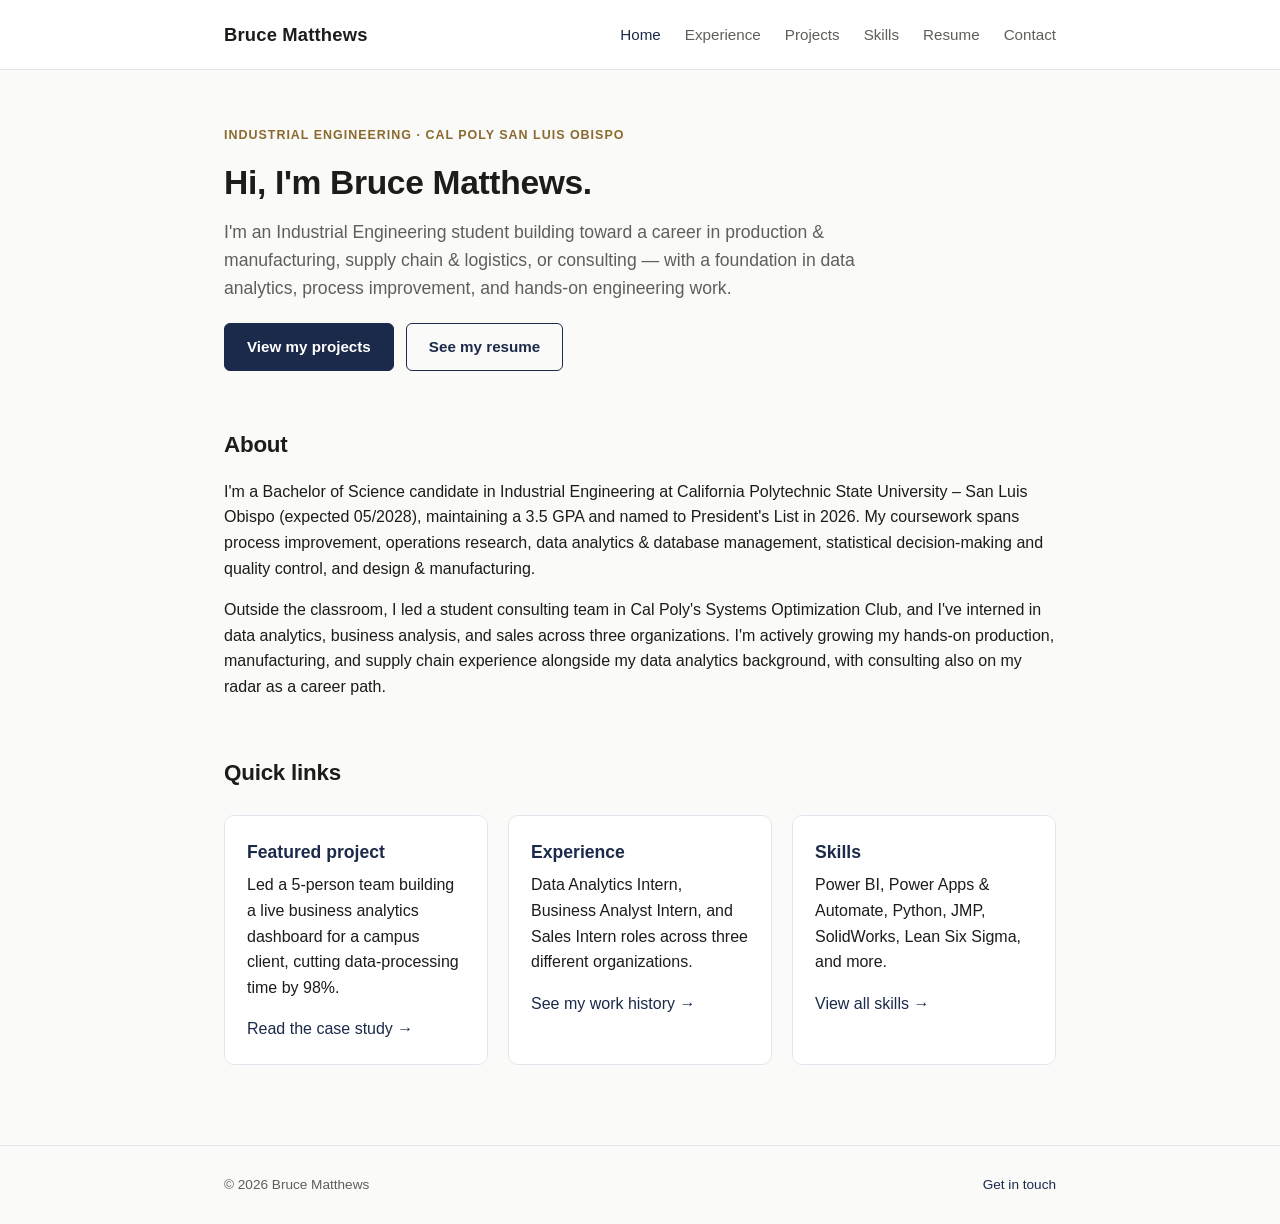
<file: index.html>
<!DOCTYPE html>
<html lang="en">
<head>
<meta charset="UTF-8">
<meta name="viewport" content="width=device-width, initial-scale=1.0">
<title>Bruce Matthews — Industrial Engineering</title>
<meta name="description" content="Portfolio of Bruce Matthews, Industrial Engineering student at Cal Poly San Luis Obispo — projects, experience, and skills.">
<link rel="icon" type="image/png" sizes="32x32" href="assets/favicon-32.png">
<link rel="icon" type="image/png" sizes="16x16" href="assets/favicon-16.png">
<link rel="apple-touch-icon" sizes="180x180" href="assets/apple-touch-icon.png">
<link rel="shortcut icon" href="assets/favicon.ico">
<meta property="og:type" content="website">
<meta property="og:title" content="Bruce Matthews — Industrial Engineering">
<meta property="og:description" content="Portfolio of Bruce Matthews, Industrial Engineering student at Cal Poly San Luis Obispo — projects, experience, and skills.">
<meta property="og:url" content="https://brucematthews13.github.io/">
<meta property="og:image" content="https://brucematthews13.github.io/assets/og-image.png">
<meta property="og:image:width" content="1200">
<meta property="og:image:height" content="630">
<meta name="twitter:card" content="summary_large_image">
<meta name="twitter:title" content="Bruce Matthews — Industrial Engineering">
<meta name="twitter:description" content="Portfolio of Bruce Matthews, Industrial Engineering student at Cal Poly San Luis Obispo — projects, experience, and skills.">
<meta name="twitter:image" content="https://brucematthews13.github.io/assets/og-image.png">
<link rel="stylesheet" href="style.css">
</head>
<body>

<header class="site-header">
  <div class="nav-wrap">
    <a class="site-name" href="index.html">Bruce Matthews</a>
    <nav class="site-nav">
      <a href="index.html" class="active">Home</a>
      <a href="experience.html">Experience</a>
      <a href="projects.html">Projects</a>
      <a href="skills.html">Skills</a>
      <a href="resume.html">Resume</a>
      <a href="contact.html">Contact</a>
    </nav>
  </div>
</header>

<main>
  <div class="container">

    <section class="section">
      <p class="eyebrow">Industrial Engineering · Cal Poly San Luis Obispo</p>
      <h1>Hi, I'm Bruce Matthews.</h1>
      <p class="lede">
        I'm an Industrial Engineering student building toward a career in production &amp; manufacturing,
        supply chain &amp; logistics, or consulting — with a foundation in data analytics, process
        improvement, and hands-on engineering work.
      </p>
      <div class="btn-row">
        <a class="btn btn-primary" href="projects.html">View my projects</a>
        <a class="btn btn-secondary" href="resume.html">See my resume</a>
      </div>
    </section>

    <section class="section">
      <h2>About</h2>
      <p>
        I'm a Bachelor of Science candidate in Industrial Engineering at California Polytechnic
        State University&nbsp;&ndash; San Luis Obispo (expected 05/2028), maintaining a 3.5 GPA and named to
        President's List in 2026. My coursework spans process improvement, operations research, data
        analytics &amp; database management, statistical decision-making and quality control, and
        design &amp; manufacturing.
      </p>
      <p>
        Outside the classroom, I led a student consulting team in Cal Poly's Systems Optimization Club,
        and I've interned in data analytics, business analysis, and sales across three organizations.
        I'm actively growing my hands-on production, manufacturing, and supply chain experience
        alongside my data analytics background, with consulting also on my radar as a career path.
      </p>
    </section>

    <section class="section">
      <h2>Quick links</h2>
      <div class="card-grid">
        <div class="card">
          <h3>Featured project</h3>
          <p>Led a 5-person team building a live business analytics dashboard for a campus client,
          cutting data-processing time by 98%.</p>
          <p><a href="projects.html">Read the case study &rarr;</a></p>
        </div>
        <div class="card">
          <h3>Experience</h3>
          <p>Data Analytics Intern, Business Analyst Intern, and Sales Intern roles across three
          different organizations.</p>
          <p><a href="experience.html">See my work history &rarr;</a></p>
        </div>
        <div class="card">
          <h3>Skills</h3>
          <p>Power BI, Power Apps &amp; Automate, Python, JMP, SolidWorks, Lean Six Sigma, and more.</p>
          <p><a href="skills.html">View all skills &rarr;</a></p>
        </div>
      </div>
    </section>

  </div>
</main>

<footer class="site-footer">
  <div class="container">
    <span>&copy; 2026 Bruce Matthews</span>
    <span><a href="contact.html">Get in touch</a></span>
  </div>
</footer>

</body>
</html>
</file>
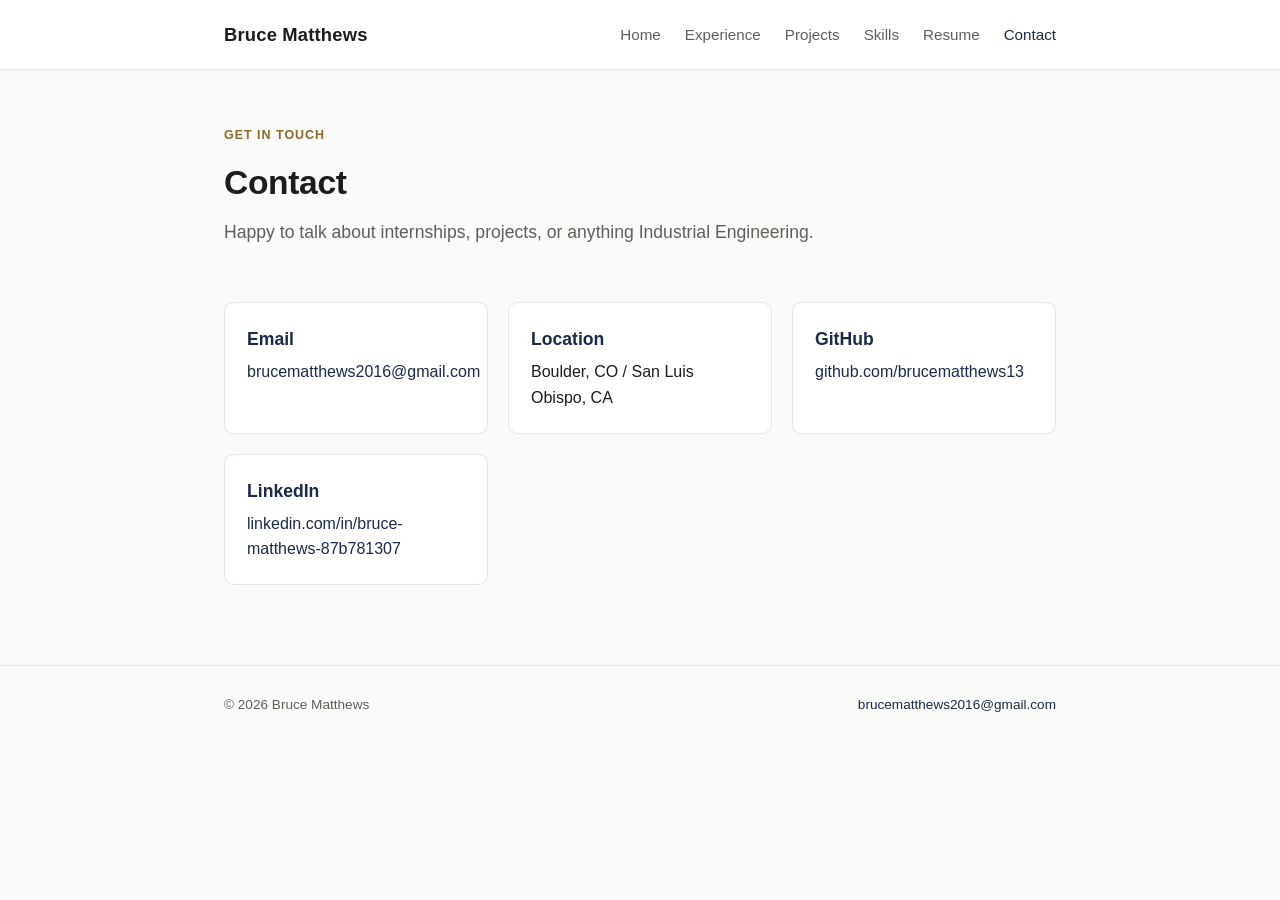
<file: contact.html>
<!DOCTYPE html>
<html lang="en">
<head>
<meta charset="UTF-8">
<meta name="viewport" content="width=device-width, initial-scale=1.0">
<title>Contact — Bruce Matthews</title>
<meta name="description" content="Get in touch with Bruce Matthews.">
<link rel="icon" type="image/png" sizes="32x32" href="assets/favicon-32.png">
<link rel="icon" type="image/png" sizes="16x16" href="assets/favicon-16.png">
<link rel="apple-touch-icon" sizes="180x180" href="assets/apple-touch-icon.png">
<link rel="shortcut icon" href="assets/favicon.ico">
<meta property="og:type" content="website">
<meta property="og:title" content="Contact — Bruce Matthews">
<meta property="og:description" content="Get in touch with Bruce Matthews.">
<meta property="og:url" content="https://brucematthews13.github.io/contact.html">
<meta property="og:image" content="https://brucematthews13.github.io/assets/og-image.png">
<meta property="og:image:width" content="1200">
<meta property="og:image:height" content="630">
<meta name="twitter:card" content="summary_large_image">
<meta name="twitter:title" content="Contact — Bruce Matthews">
<meta name="twitter:description" content="Get in touch with Bruce Matthews.">
<meta name="twitter:image" content="https://brucematthews13.github.io/assets/og-image.png">
<link rel="stylesheet" href="style.css">
</head>
<body>

<header class="site-header">
  <div class="nav-wrap">
    <a class="site-name" href="index.html">Bruce Matthews</a>
    <nav class="site-nav">
      <a href="index.html">Home</a>
      <a href="experience.html">Experience</a>
      <a href="projects.html">Projects</a>
      <a href="skills.html">Skills</a>
      <a href="resume.html">Resume</a>
      <a href="contact.html" class="active">Contact</a>
    </nav>
  </div>
</header>

<main>
  <div class="container">

    <section class="section">
      <p class="eyebrow">Get in touch</p>
      <h1>Contact</h1>
      <p class="lede">Happy to talk about internships, projects, or anything Industrial Engineering.</p>
    </section>

    <section class="section">
      <div class="card-grid">
        <div class="card">
          <h3>Email</h3>
          <p><a href="mailto:brucematthews2016@gmail.com">brucematthews2016@gmail.com</a></p>
        </div>
        <div class="card">
          <h3>Location</h3>
          <p>Boulder, CO / San Luis Obispo, CA</p>
        </div>
        <div class="card">
          <h3>GitHub</h3>
          <p><a href="https://github.com/brucematthews13" target="_blank" rel="noopener">github.com/brucematthews13</a></p>
        </div>
        <div class="card">
          <h3>LinkedIn</h3>
          <p><a href="https://www.linkedin.com/in/bruce-matthews-87b781307/" target="_blank" rel="noopener">linkedin.com/in/bruce-matthews-87b781307</a></p>
        </div>
      </div>
    </section>

  </div>
</main>

<footer class="site-footer">
  <div class="container">
    <span>&copy; 2026 Bruce Matthews</span>
    <span><a href="mailto:brucematthews2016@gmail.com">brucematthews2016@gmail.com</a></span>
  </div>
</footer>

</body>
</html>
</file>
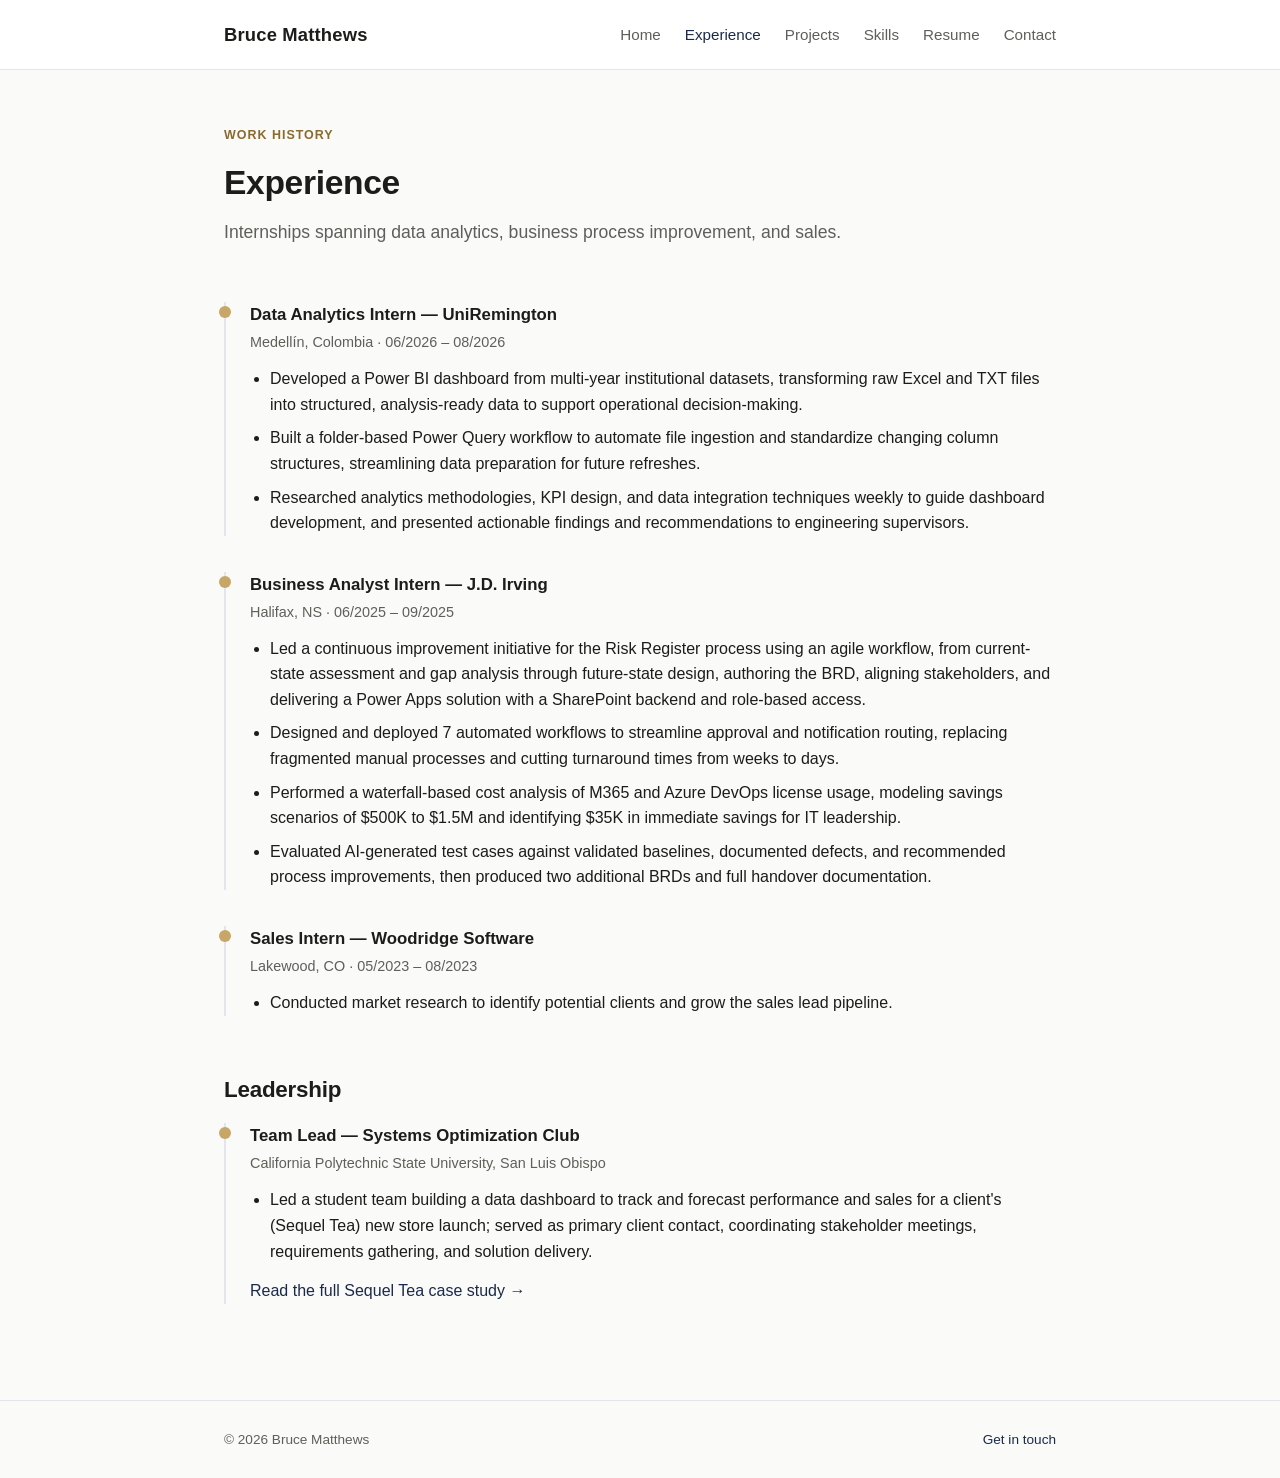
<file: experience.html>
<!DOCTYPE html>
<html lang="en">
<head>
<meta charset="UTF-8">
<meta name="viewport" content="width=device-width, initial-scale=1.0">
<title>Experience — Bruce Matthews</title>
<meta name="description" content="Work experience and internships of Bruce Matthews.">
<link rel="icon" type="image/png" sizes="32x32" href="assets/favicon-32.png">
<link rel="icon" type="image/png" sizes="16x16" href="assets/favicon-16.png">
<link rel="apple-touch-icon" sizes="180x180" href="assets/apple-touch-icon.png">
<link rel="shortcut icon" href="assets/favicon.ico">
<meta property="og:type" content="website">
<meta property="og:title" content="Experience — Bruce Matthews">
<meta property="og:description" content="Work experience and internships of Bruce Matthews.">
<meta property="og:url" content="https://brucematthews13.github.io/experience.html">
<meta property="og:image" content="https://brucematthews13.github.io/assets/og-image.png">
<meta property="og:image:width" content="1200">
<meta property="og:image:height" content="630">
<meta name="twitter:card" content="summary_large_image">
<meta name="twitter:title" content="Experience — Bruce Matthews">
<meta name="twitter:description" content="Work experience and internships of Bruce Matthews.">
<meta name="twitter:image" content="https://brucematthews13.github.io/assets/og-image.png">
<link rel="stylesheet" href="style.css">
</head>
<body>

<header class="site-header">
  <div class="nav-wrap">
    <a class="site-name" href="index.html">Bruce Matthews</a>
    <nav class="site-nav">
      <a href="index.html">Home</a>
      <a href="experience.html" class="active">Experience</a>
      <a href="projects.html">Projects</a>
      <a href="skills.html">Skills</a>
      <a href="resume.html">Resume</a>
      <a href="contact.html">Contact</a>
    </nav>
  </div>
</header>

<main>
  <div class="container">

    <section class="section">
      <p class="eyebrow">Work History</p>
      <h1>Experience</h1>
      <p class="lede">Internships spanning data analytics, business process improvement, and sales.</p>
    </section>

    <section class="section">
      <div class="timeline-item">
        <div class="role-title">Data Analytics Intern — UniRemington</div>
        <div class="role-meta">Medellín, Colombia · 06/2026 – 08/2026</div>
        <ul class="bullets">
          <li>Developed a Power BI dashboard from multi-year institutional datasets, transforming raw Excel and TXT files into structured, analysis-ready data to support operational decision-making.</li>
          <li>Built a folder-based Power Query workflow to automate file ingestion and standardize changing column structures, streamlining data preparation for future refreshes.</li>
          <li>Researched analytics methodologies, KPI design, and data integration techniques weekly to guide dashboard development, and presented actionable findings and recommendations to engineering supervisors.</li>
        </ul>
      </div>

      <div class="timeline-item">
        <div class="role-title">Business Analyst Intern — J.D. Irving</div>
        <div class="role-meta">Halifax, NS · 06/2025 – 09/2025</div>
        <ul class="bullets">
          <li>Led a continuous improvement initiative for the Risk Register process using an agile workflow, from current-state assessment and gap analysis through future-state design, authoring the BRD, aligning stakeholders, and delivering a Power Apps solution with a SharePoint backend and role-based access.</li>
          <li>Designed and deployed 7 automated workflows to streamline approval and notification routing, replacing fragmented manual processes and cutting turnaround times from weeks to days.</li>
          <li>Performed a waterfall-based cost analysis of M365 and Azure DevOps license usage, modeling savings scenarios of $500K to $1.5M and identifying $35K in immediate savings for IT leadership.</li>
          <li>Evaluated AI-generated test cases against validated baselines, documented defects, and recommended process improvements, then produced two additional BRDs and full handover documentation.</li>
        </ul>
      </div>

      <div class="timeline-item">
        <div class="role-title">Sales Intern — Woodridge Software</div>
        <div class="role-meta">Lakewood, CO · 05/2023 – 08/2023</div>
        <ul class="bullets">
          <li>Conducted market research to identify potential clients and grow the sales lead pipeline.</li>
        </ul>
      </div>
    </section>

    <section class="section">
      <h2>Leadership</h2>
      <div class="timeline-item">
        <div class="role-title">Team Lead — Systems Optimization Club</div>
        <div class="role-meta">California Polytechnic State University, San Luis Obispo</div>
        <ul class="bullets">
          <li>Led a student team building a data dashboard to track and forecast performance and sales for a client's (Sequel Tea) new store launch; served as primary client contact, coordinating stakeholder meetings, requirements gathering, and solution delivery.</li>
        </ul>
        <p style="margin-top:14px;"><a href="projects.html">Read the full Sequel Tea case study &rarr;</a></p>
      </div>
    </section>

  </div>
</main>

<footer class="site-footer">
  <div class="container">
    <span>&copy; 2026 Bruce Matthews</span>
    <span><a href="contact.html">Get in touch</a></span>
  </div>
</footer>

</body>
</html>
</file>
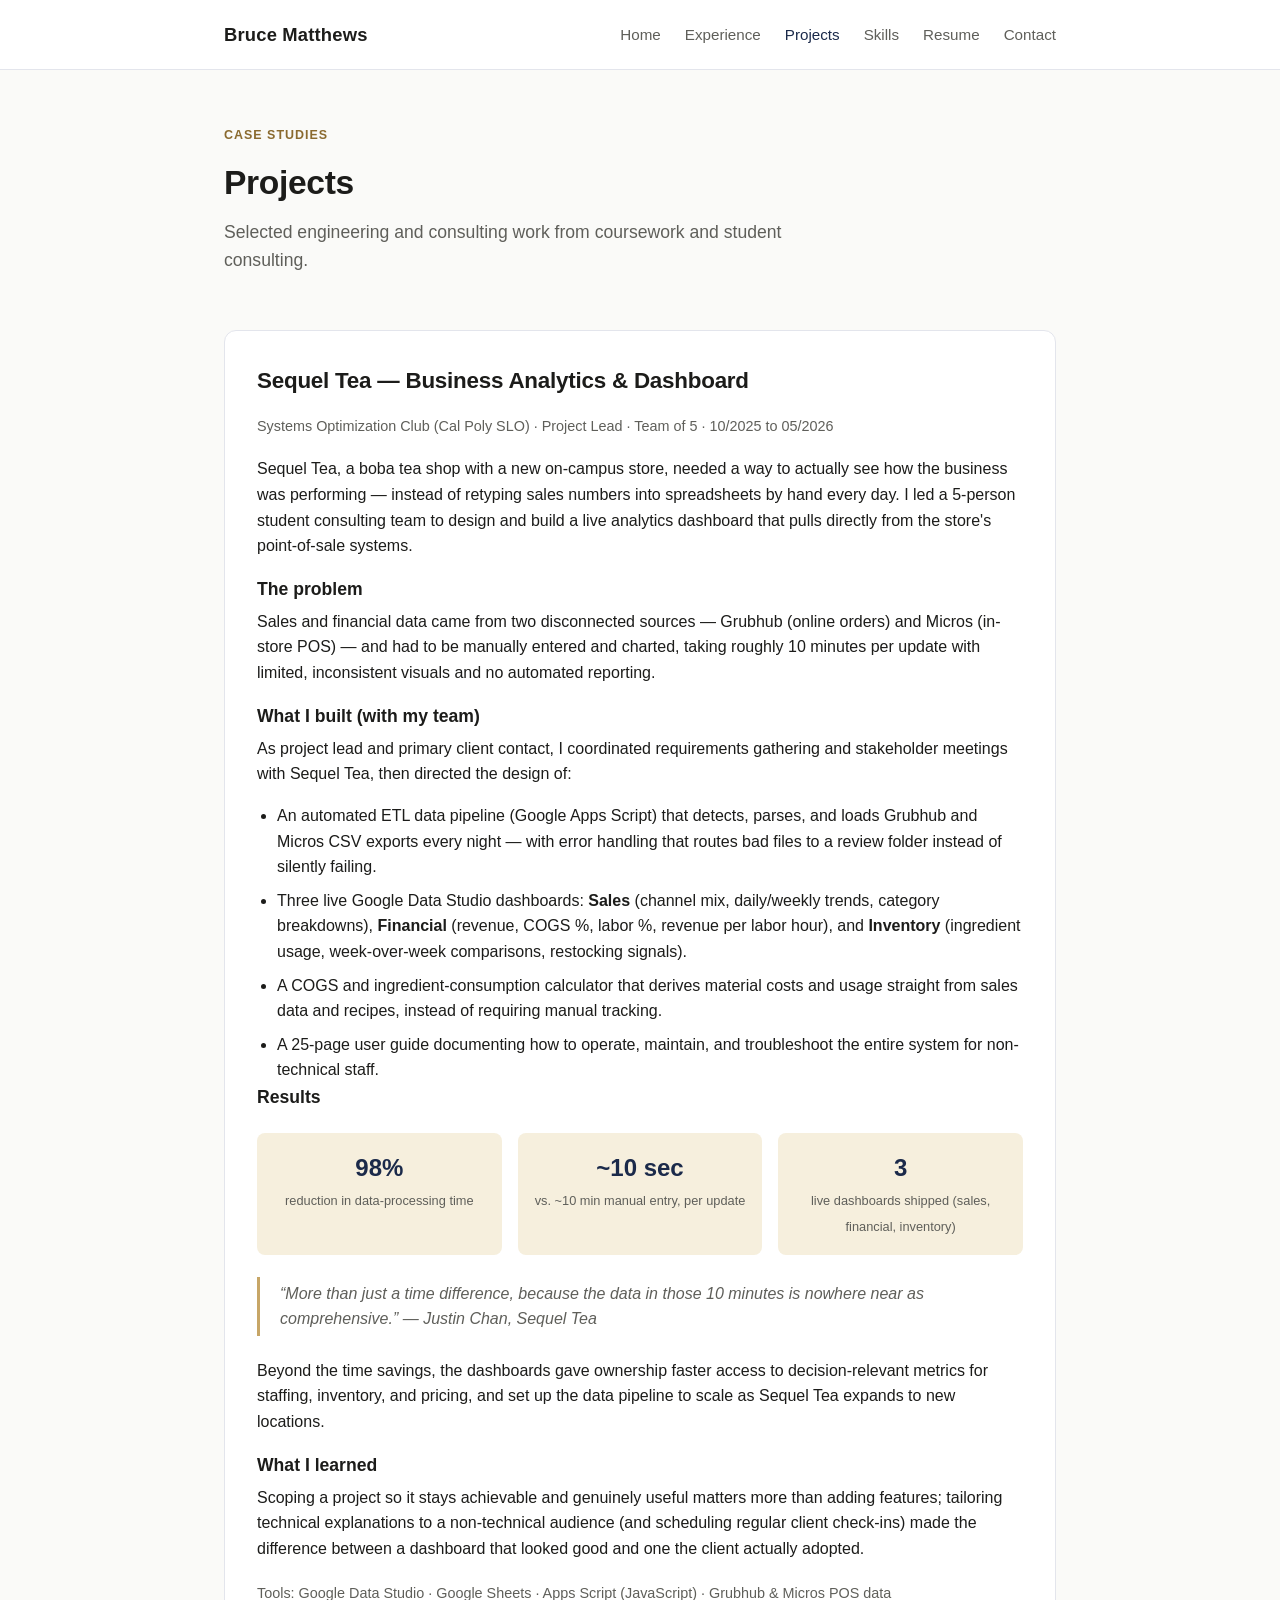
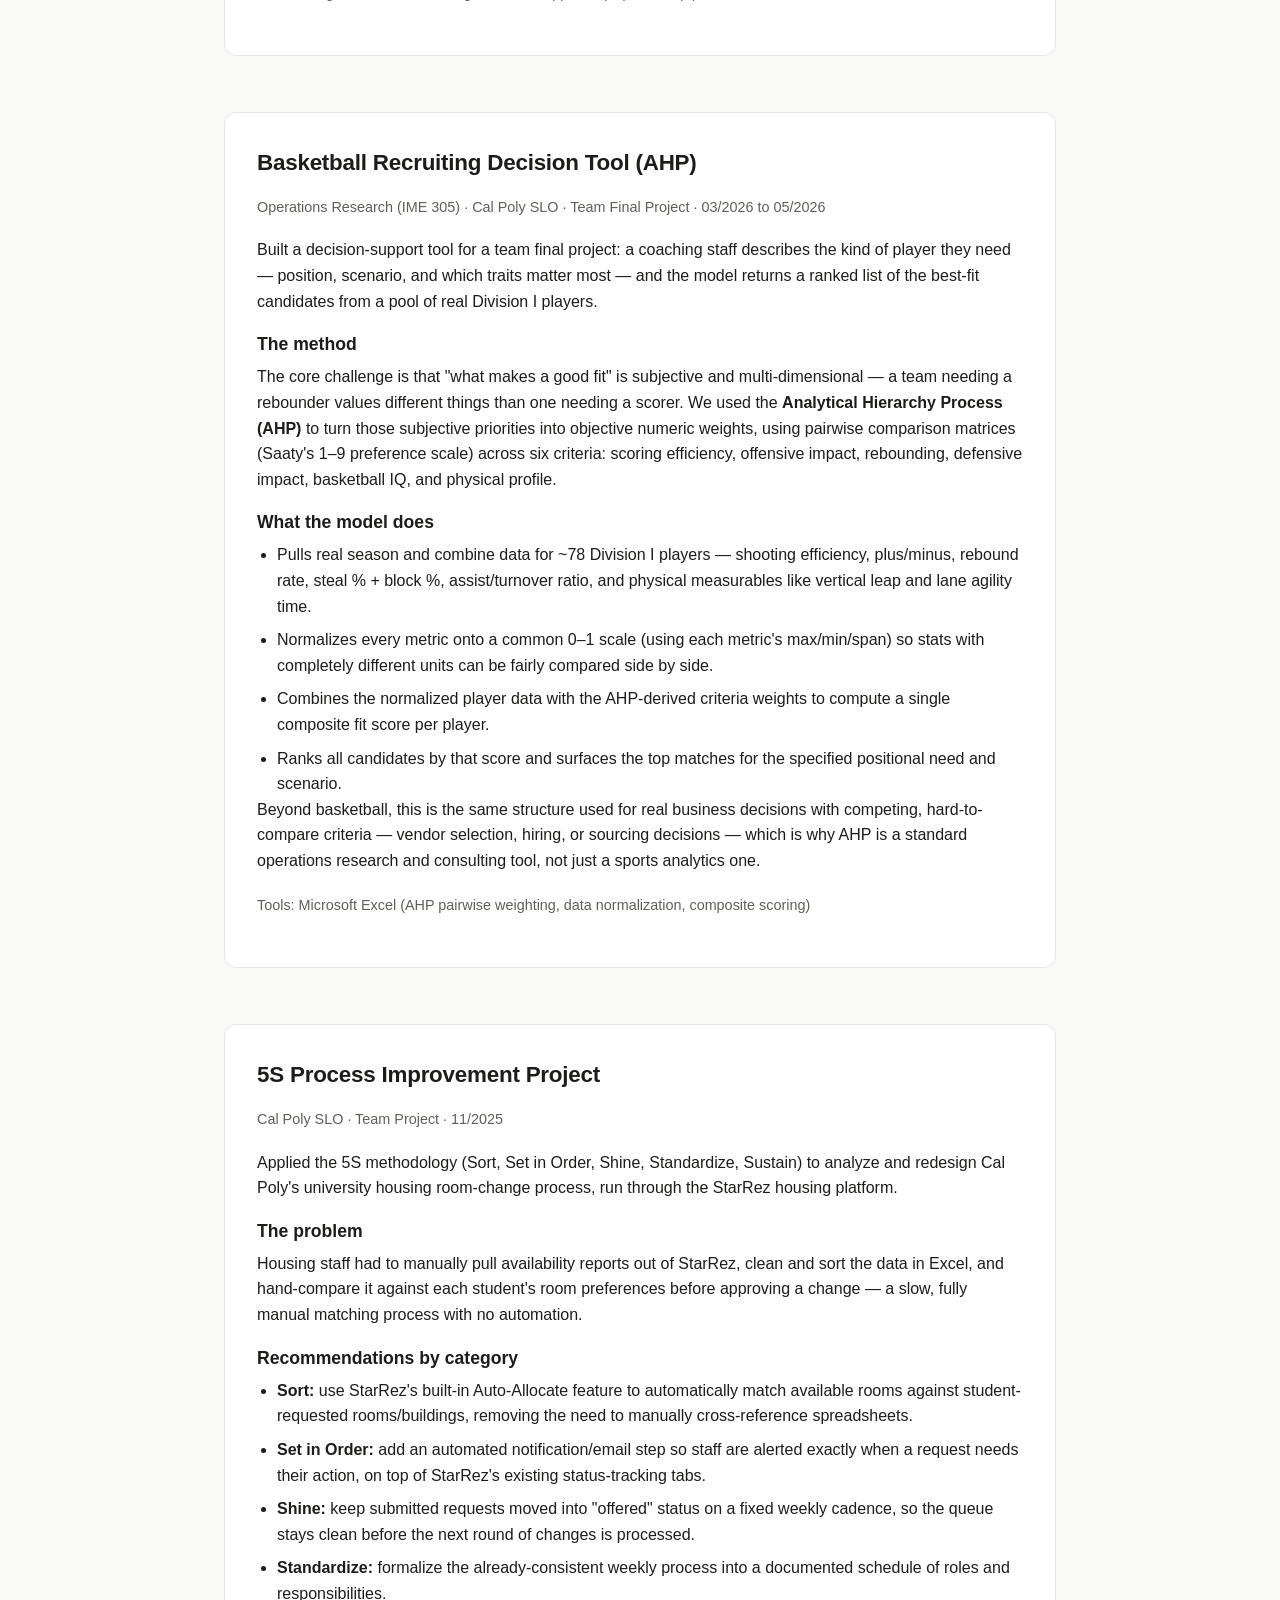
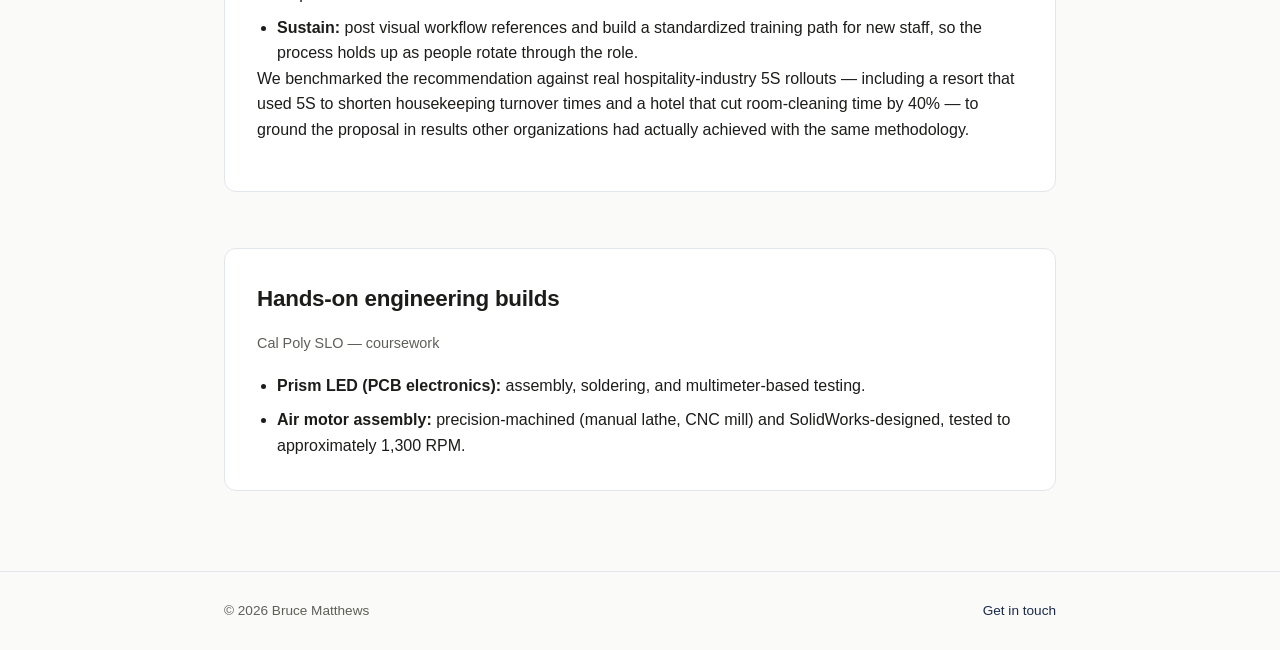
<file: projects.html>
<!DOCTYPE html>
<html lang="en">
<head>
<meta charset="UTF-8">
<meta name="viewport" content="width=device-width, initial-scale=1.0">
<title>Projects — Bruce Matthews</title>
<meta name="description" content="Featured engineering and data analytics projects by Bruce Matthews.">
<link rel="icon" type="image/png" sizes="32x32" href="assets/favicon-32.png">
<link rel="icon" type="image/png" sizes="16x16" href="assets/favicon-16.png">
<link rel="apple-touch-icon" sizes="180x180" href="assets/apple-touch-icon.png">
<link rel="shortcut icon" href="assets/favicon.ico">
<meta property="og:type" content="website">
<meta property="og:title" content="Projects — Bruce Matthews">
<meta property="og:description" content="Featured engineering and data analytics projects by Bruce Matthews.">
<meta property="og:url" content="https://brucematthews13.github.io/projects.html">
<meta property="og:image" content="https://brucematthews13.github.io/assets/og-image.png">
<meta property="og:image:width" content="1200">
<meta property="og:image:height" content="630">
<meta name="twitter:card" content="summary_large_image">
<meta name="twitter:title" content="Projects — Bruce Matthews">
<meta name="twitter:description" content="Featured engineering and data analytics projects by Bruce Matthews.">
<meta name="twitter:image" content="https://brucematthews13.github.io/assets/og-image.png">
<link rel="stylesheet" href="style.css">
</head>
<body>

<header class="site-header">
  <div class="nav-wrap">
    <a class="site-name" href="index.html">Bruce Matthews</a>
    <nav class="site-nav">
      <a href="index.html">Home</a>
      <a href="experience.html">Experience</a>
      <a href="projects.html" class="active">Projects</a>
      <a href="skills.html">Skills</a>
      <a href="resume.html">Resume</a>
      <a href="contact.html">Contact</a>
    </nav>
  </div>
</header>

<main>
  <div class="container">

    <section class="section">
      <p class="eyebrow">Case Studies</p>
      <h1>Projects</h1>
      <p class="lede">Selected engineering and consulting work from coursework and student consulting.</p>
    </section>

    <section class="section">
      <div class="project">
        <h2>Sequel Tea — Business Analytics &amp; Dashboard</h2>
        <div class="project-meta">
          Systems Optimization Club (Cal Poly SLO) · Project Lead · Team of 5 · 10/2025 to 05/2026
        </div>

        <p>
          Sequel Tea, a boba tea shop with a new on-campus store, needed a way to actually see how the
          business was performing &mdash; instead of retyping sales numbers into spreadsheets by hand every day.
          I led a 5-person student consulting team to design and build a live analytics dashboard that pulls
          directly from the store's point-of-sale systems.
        </p>

        <h3>The problem</h3>
        <p>
          Sales and financial data came from two disconnected sources &mdash; Grubhub (online orders) and
          Micros (in-store POS) &mdash; and had to be manually entered and charted, taking roughly 10 minutes
          per update with limited, inconsistent visuals and no automated reporting.
        </p>

        <h3>What I built (with my team)</h3>
        <p>
          As project lead and primary client contact, I coordinated requirements gathering and stakeholder
          meetings with Sequel Tea, then directed the design of:
        </p>
        <ul class="bullets">
          <li>An automated ETL data pipeline (Google Apps Script) that detects, parses, and loads Grubhub
          and Micros CSV exports every night &mdash; with error handling that routes bad files to a review
          folder instead of silently failing.</li>
          <li>Three live Google Data Studio dashboards: <strong>Sales</strong> (channel mix, daily/weekly
          trends, category breakdowns), <strong>Financial</strong> (revenue, COGS %, labor %, revenue per
          labor hour), and <strong>Inventory</strong> (ingredient usage, week-over-week comparisons,
          restocking signals).</li>
          <li>A COGS and ingredient-consumption calculator that derives material costs and usage straight
          from sales data and recipes, instead of requiring manual tracking.</li>
          <li>A 25-page user guide documenting how to operate, maintain, and troubleshoot the entire system
          for non-technical staff.</li>
        </ul>

        <h3>Results</h3>
        <div class="stat-row">
          <div class="stat"><span class="num">98%</span><span class="label">reduction in data-processing time</span></div>
          <div class="stat"><span class="num">~10 sec</span><span class="label">vs. ~10 min manual entry, per update</span></div>
          <div class="stat"><span class="num">3</span><span class="label">live dashboards shipped (sales, financial, inventory)</span></div>
        </div>

        <blockquote>
          &ldquo;More than just a time difference, because the data in those 10 minutes is nowhere near as
          comprehensive.&rdquo; &mdash; Justin Chan, Sequel Tea
        </blockquote>

        <p>
          Beyond the time savings, the dashboards gave ownership faster access to decision-relevant metrics
          for staffing, inventory, and pricing, and set up the data pipeline to scale as Sequel Tea expands to
          new locations.
        </p>

        <h3>What I learned</h3>
        <p>
          Scoping a project so it stays achievable and genuinely useful matters more than adding features;
          tailoring technical explanations to a non-technical audience (and scheduling regular client
          check-ins) made the difference between a dashboard that looked good and one the client actually
          adopted.
        </p>

        <p class="project-meta" style="margin-top:20px;">Tools: Google Data Studio · Google Sheets · Apps Script (JavaScript) · Grubhub &amp; Micros POS data</p>
      </div>
    </section>

    <section class="section">
      <div class="project">
        <h2>Basketball Recruiting Decision Tool (AHP)</h2>
        <div class="project-meta">Operations Research (IME 305) · Cal Poly SLO · Team Final Project · 03/2026 to 05/2026</div>

        <p>
          Built a decision-support tool for a team final project: a coaching staff describes the kind of
          player they need &mdash; position, scenario, and which traits matter most &mdash; and the model
          returns a ranked list of the best-fit candidates from a pool of real Division I players.
        </p>

        <h3>The method</h3>
        <p>
          The core challenge is that "what makes a good fit" is subjective and multi-dimensional &mdash; a
          team needing a rebounder values different things than one needing a scorer. We used the
          <strong>Analytical Hierarchy Process (AHP)</strong> to turn those subjective priorities into
          objective numeric weights, using pairwise comparison matrices (Saaty's 1&ndash;9 preference scale)
          across six criteria: scoring efficiency, offensive impact, rebounding, defensive impact, basketball
          IQ, and physical profile.
        </p>

        <h3>What the model does</h3>
        <ul class="bullets">
          <li>Pulls real season and combine data for ~78 Division I players &mdash; shooting efficiency,
          plus/minus, rebound rate, steal % + block %, assist/turnover ratio, and physical measurables like
          vertical leap and lane agility time.</li>
          <li>Normalizes every metric onto a common 0&ndash;1 scale (using each metric's max/min/span) so
          stats with completely different units can be fairly compared side by side.</li>
          <li>Combines the normalized player data with the AHP-derived criteria weights to compute a single
          composite fit score per player.</li>
          <li>Ranks all candidates by that score and surfaces the top matches for the specified positional
          need and scenario.</li>
        </ul>

        <p>
          Beyond basketball, this is the same structure used for real business decisions with competing,
          hard-to-compare criteria &mdash; vendor selection, hiring, or sourcing decisions &mdash; which is
          why AHP is a standard operations research and consulting tool, not just a sports analytics one.
        </p>

        <p class="project-meta" style="margin-top:20px;">Tools: Microsoft Excel (AHP pairwise weighting, data normalization, composite scoring)</p>
      </div>
    </section>

    <section class="section">
      <div class="project">
        <h2>5S Process Improvement Project</h2>
        <div class="project-meta">Cal Poly SLO · Team Project · 11/2025</div>

        <p>
          Applied the 5S methodology (Sort, Set in Order, Shine, Standardize, Sustain) to analyze and redesign
          Cal Poly's university housing room-change process, run through the StarRez housing platform.
        </p>

        <h3>The problem</h3>
        <p>
          Housing staff had to manually pull availability reports out of StarRez, clean and sort the data in
          Excel, and hand-compare it against each student's room preferences before approving a change &mdash;
          a slow, fully manual matching process with no automation.
        </p>

        <h3>Recommendations by category</h3>
        <ul class="bullets">
          <li><strong>Sort:</strong> use StarRez's built-in Auto-Allocate feature to automatically match
          available rooms against student-requested rooms/buildings, removing the need to manually
          cross-reference spreadsheets.</li>
          <li><strong>Set in Order:</strong> add an automated notification/email step so staff are alerted
          exactly when a request needs their action, on top of StarRez's existing status-tracking tabs.</li>
          <li><strong>Shine:</strong> keep submitted requests moved into "offered" status on a fixed weekly
          cadence, so the queue stays clean before the next round of changes is processed.</li>
          <li><strong>Standardize:</strong> formalize the already-consistent weekly process into a documented
          schedule of roles and responsibilities.</li>
          <li><strong>Sustain:</strong> post visual workflow references and build a standardized training
          path for new staff, so the process holds up as people rotate through the role.</li>
        </ul>

        <p>
          We benchmarked the recommendation against real hospitality-industry 5S rollouts &mdash; including a
          resort that used 5S to shorten housekeeping turnover times and a hotel that cut room-cleaning time by
          40% &mdash; to ground the proposal in results other organizations had actually achieved with the same
          methodology.
        </p>
      </div>
    </section>

    <section class="section">
      <div class="project">
        <h2>Hands-on engineering builds</h2>
        <div class="project-meta">Cal Poly SLO — coursework</div>
        <ul class="bullets">
          <li><strong>Prism LED (PCB electronics):</strong> assembly, soldering, and multimeter-based testing.</li>
          <li><strong>Air motor assembly:</strong> precision-machined (manual lathe, CNC mill) and
          SolidWorks-designed, tested to approximately 1,300 RPM.</li>
        </ul>
      </div>
    </section>

  </div>
</main>

<footer class="site-footer">
  <div class="container">
    <span>&copy; 2026 Bruce Matthews</span>
    <span><a href="contact.html">Get in touch</a></span>
  </div>
</footer>

</body>
</html>
</file>
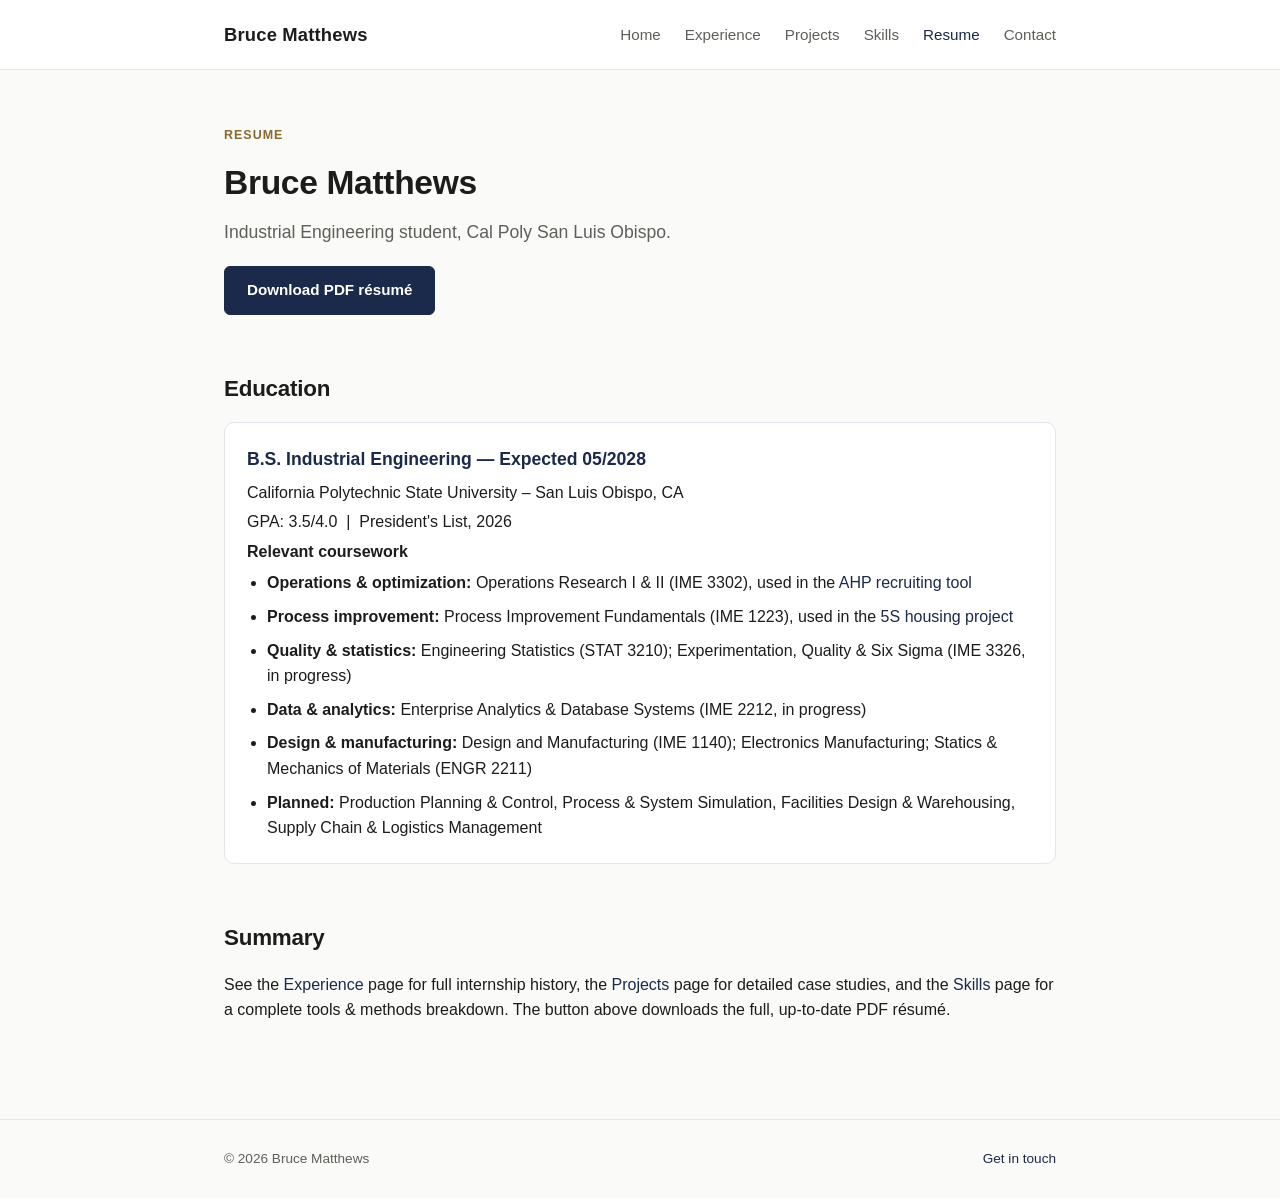
<file: resume.html>
<!DOCTYPE html>
<html lang="en">
<head>
<meta charset="UTF-8">
<meta name="viewport" content="width=device-width, initial-scale=1.0">
<title>Resume — Bruce Matthews</title>
<meta name="description" content="Resume of Bruce Matthews, Industrial Engineering student at Cal Poly San Luis Obispo.">
<link rel="icon" type="image/png" sizes="32x32" href="assets/favicon-32.png">
<link rel="icon" type="image/png" sizes="16x16" href="assets/favicon-16.png">
<link rel="apple-touch-icon" sizes="180x180" href="assets/apple-touch-icon.png">
<link rel="shortcut icon" href="assets/favicon.ico">
<meta property="og:type" content="website">
<meta property="og:title" content="Resume — Bruce Matthews">
<meta property="og:description" content="Resume of Bruce Matthews, Industrial Engineering student at Cal Poly San Luis Obispo.">
<meta property="og:url" content="https://brucematthews13.github.io/resume.html">
<meta property="og:image" content="https://brucematthews13.github.io/assets/og-image.png">
<meta property="og:image:width" content="1200">
<meta property="og:image:height" content="630">
<meta name="twitter:card" content="summary_large_image">
<meta name="twitter:title" content="Resume — Bruce Matthews">
<meta name="twitter:description" content="Resume of Bruce Matthews, Industrial Engineering student at Cal Poly San Luis Obispo.">
<meta name="twitter:image" content="https://brucematthews13.github.io/assets/og-image.png">
<link rel="stylesheet" href="style.css">
</head>
<body>

<header class="site-header">
  <div class="nav-wrap">
    <a class="site-name" href="index.html">Bruce Matthews</a>
    <nav class="site-nav">
      <a href="index.html">Home</a>
      <a href="experience.html">Experience</a>
      <a href="projects.html">Projects</a>
      <a href="skills.html">Skills</a>
      <a href="resume.html" class="active">Resume</a>
      <a href="contact.html">Contact</a>
    </nav>
  </div>
</header>

<main>
  <div class="container">

    <section class="section">
      <p class="eyebrow">Resume</p>
      <h1>Bruce Matthews</h1>
      <p class="lede">Industrial Engineering student, Cal Poly San Luis Obispo.</p>
      <div class="btn-row">
        <a class="btn btn-primary" href="resume.pdf" target="_blank" rel="noopener">Download PDF résumé</a>
      </div>
    </section>

    <section class="section">
      <h2>Education</h2>
      <div class="card">
        <h3>B.S. Industrial Engineering — Expected 05/2028</h3>
        <p style="margin-bottom:4px;">California Polytechnic State University &ndash; San Luis Obispo, CA</p>
        <p style="margin-bottom:4px;">GPA: 3.5/4.0 &nbsp;|&nbsp; President's List, 2026</p>
        <p style="margin-bottom:6px;"><strong>Relevant coursework</strong></p>
        <ul class="bullets" style="margin-bottom:0;">
          <li><strong>Operations &amp; optimization:</strong> Operations Research I &amp; II (IME 3302), used in the <a href="projects.html">AHP recruiting tool</a></li>
          <li><strong>Process improvement:</strong> Process Improvement Fundamentals (IME 1223), used in the <a href="projects.html">5S housing project</a></li>
          <li><strong>Quality &amp; statistics:</strong> Engineering Statistics (STAT 3210); Experimentation, Quality &amp; Six Sigma (IME 3326, in progress)</li>
          <li><strong>Data &amp; analytics:</strong> Enterprise Analytics &amp; Database Systems (IME 2212, in progress)</li>
          <li><strong>Design &amp; manufacturing:</strong> Design and Manufacturing (IME 1140); Electronics Manufacturing; Statics &amp; Mechanics of Materials (ENGR 2211)</li>
          <li><strong>Planned:</strong> Production Planning &amp; Control, Process &amp; System Simulation, Facilities Design &amp; Warehousing, Supply Chain &amp; Logistics Management</li>
        </ul>
      </div>
    </section>

    <section class="section">
      <h2>Summary</h2>
      <p>
        See the <a href="experience.html">Experience</a> page for full internship history, the
        <a href="projects.html">Projects</a> page for detailed case studies, and the
        <a href="skills.html">Skills</a> page for a complete tools &amp; methods breakdown. The button
        above downloads the full, up-to-date PDF résumé.
      </p>
    </section>

  </div>
</main>

<footer class="site-footer">
  <div class="container">
    <span>&copy; 2026 Bruce Matthews</span>
    <span><a href="contact.html">Get in touch</a></span>
  </div>
</footer>

</body>
</html>
</file>
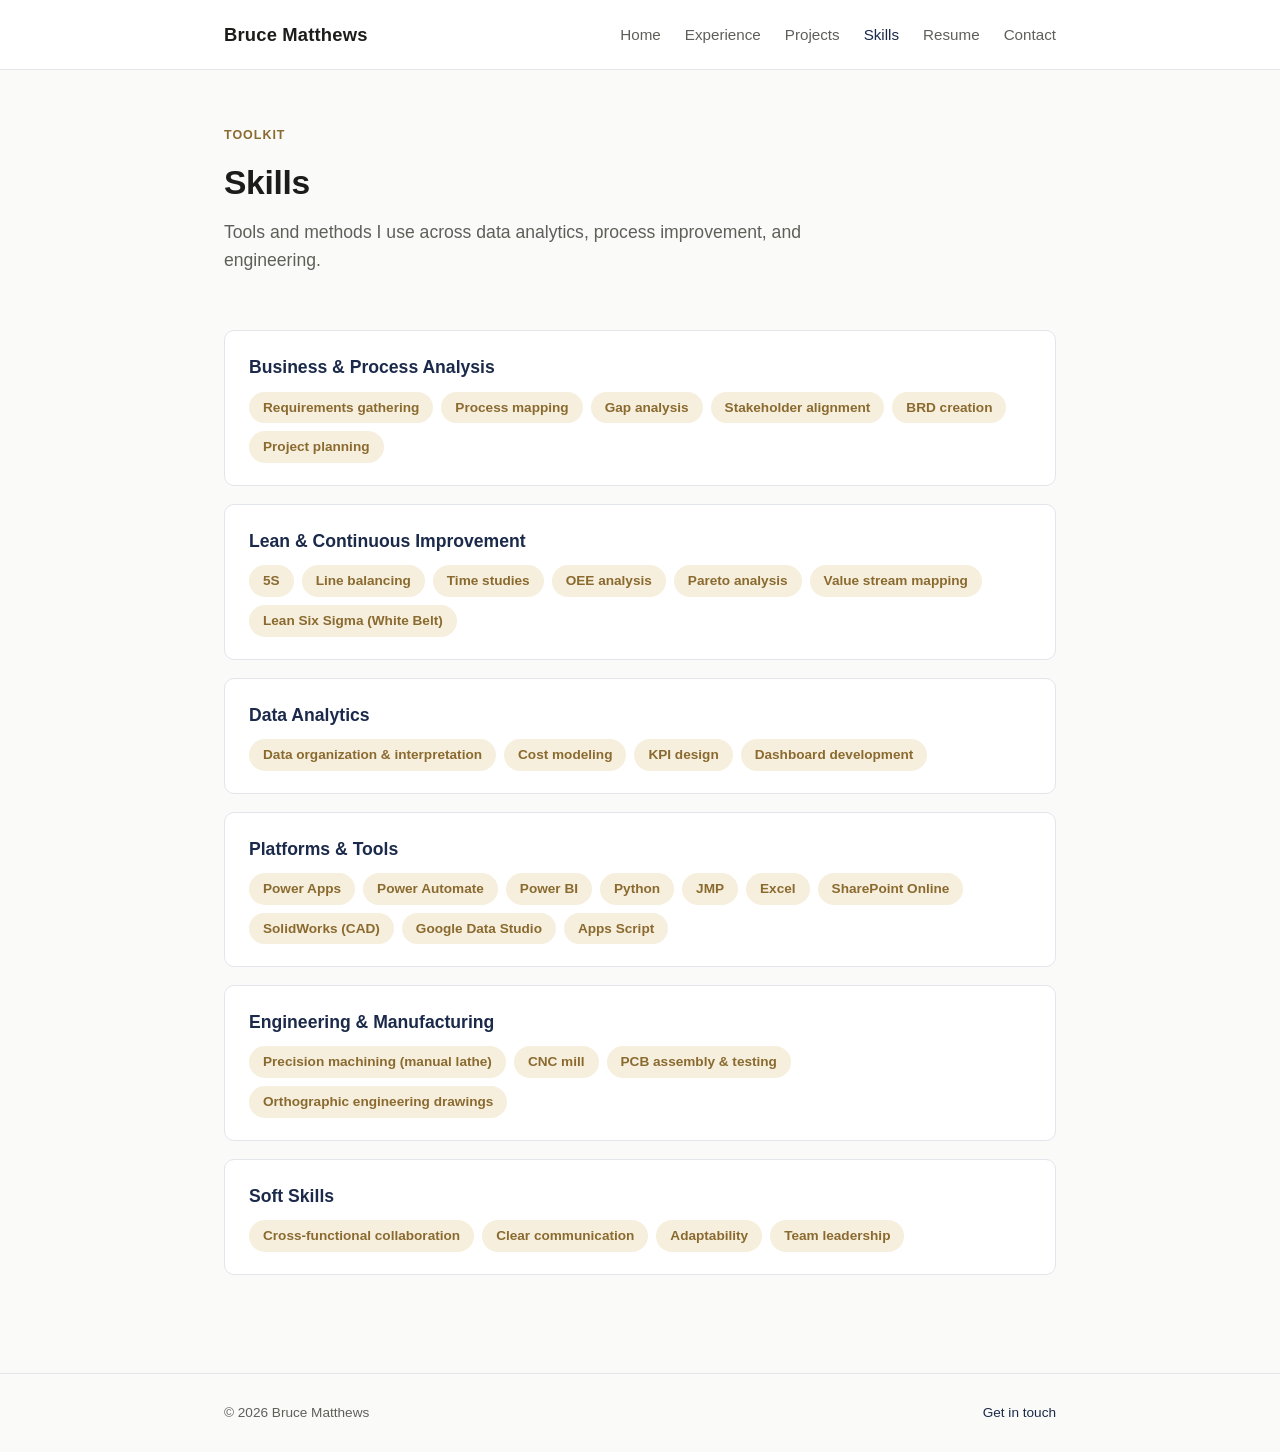
<file: skills.html>
<!DOCTYPE html>
<html lang="en">
<head>
<meta charset="UTF-8">
<meta name="viewport" content="width=device-width, initial-scale=1.0">
<title>Skills — Bruce Matthews</title>
<meta name="description" content="Technical and professional skills of Bruce Matthews.">
<link rel="icon" type="image/png" sizes="32x32" href="assets/favicon-32.png">
<link rel="icon" type="image/png" sizes="16x16" href="assets/favicon-16.png">
<link rel="apple-touch-icon" sizes="180x180" href="assets/apple-touch-icon.png">
<link rel="shortcut icon" href="assets/favicon.ico">
<meta property="og:type" content="website">
<meta property="og:title" content="Skills — Bruce Matthews">
<meta property="og:description" content="Technical and professional skills of Bruce Matthews.">
<meta property="og:url" content="https://brucematthews13.github.io/skills.html">
<meta property="og:image" content="https://brucematthews13.github.io/assets/og-image.png">
<meta property="og:image:width" content="1200">
<meta property="og:image:height" content="630">
<meta name="twitter:card" content="summary_large_image">
<meta name="twitter:title" content="Skills — Bruce Matthews">
<meta name="twitter:description" content="Technical and professional skills of Bruce Matthews.">
<meta name="twitter:image" content="https://brucematthews13.github.io/assets/og-image.png">
<link rel="stylesheet" href="style.css">
</head>
<body>

<header class="site-header">
  <div class="nav-wrap">
    <a class="site-name" href="index.html">Bruce Matthews</a>
    <nav class="site-nav">
      <a href="index.html">Home</a>
      <a href="experience.html">Experience</a>
      <a href="projects.html">Projects</a>
      <a href="skills.html" class="active">Skills</a>
      <a href="resume.html">Resume</a>
      <a href="contact.html">Contact</a>
    </nav>
  </div>
</header>

<main>
  <div class="container">

    <section class="section">
      <p class="eyebrow">Toolkit</p>
      <h1>Skills</h1>
      <p class="lede">Tools and methods I use across data analytics, process improvement, and engineering.</p>
    </section>

    <section class="section">
      <div class="skill-group">
        <h3>Business &amp; Process Analysis</h3>
        <div class="tag-row">
          <span class="tag">Requirements gathering</span>
          <span class="tag">Process mapping</span>
          <span class="tag">Gap analysis</span>
          <span class="tag">Stakeholder alignment</span>
          <span class="tag">BRD creation</span>
          <span class="tag">Project planning</span>
        </div>
      </div>

      <div class="skill-group">
        <h3>Lean &amp; Continuous Improvement</h3>
        <div class="tag-row">
          <span class="tag">5S</span>
          <span class="tag">Line balancing</span>
          <span class="tag">Time studies</span>
          <span class="tag">OEE analysis</span>
          <span class="tag">Pareto analysis</span>
          <span class="tag">Value stream mapping</span>
          <span class="tag">Lean Six Sigma (White Belt)</span>
        </div>
      </div>

      <div class="skill-group">
        <h3>Data Analytics</h3>
        <div class="tag-row">
          <span class="tag">Data organization &amp; interpretation</span>
          <span class="tag">Cost modeling</span>
          <span class="tag">KPI design</span>
          <span class="tag">Dashboard development</span>
        </div>
      </div>

      <div class="skill-group">
        <h3>Platforms &amp; Tools</h3>
        <div class="tag-row">
          <span class="tag">Power Apps</span>
          <span class="tag">Power Automate</span>
          <span class="tag">Power BI</span>
          <span class="tag">Python</span>
          <span class="tag">JMP</span>
          <span class="tag">Excel</span>
          <span class="tag">SharePoint Online</span>
          <span class="tag">SolidWorks (CAD)</span>
          <span class="tag">Google Data Studio</span>
          <span class="tag">Apps Script</span>
        </div>
      </div>

      <div class="skill-group">
        <h3>Engineering &amp; Manufacturing</h3>
        <div class="tag-row">
          <span class="tag">Precision machining (manual lathe)</span>
          <span class="tag">CNC mill</span>
          <span class="tag">PCB assembly &amp; testing</span>
          <span class="tag">Orthographic engineering drawings</span>
        </div>
      </div>

      <div class="skill-group">
        <h3>Soft Skills</h3>
        <div class="tag-row">
          <span class="tag">Cross-functional collaboration</span>
          <span class="tag">Clear communication</span>
          <span class="tag">Adaptability</span>
          <span class="tag">Team leadership</span>
        </div>
      </div>
    </section>

  </div>
</main>

<footer class="site-footer">
  <div class="container">
    <span>&copy; 2026 Bruce Matthews</span>
    <span><a href="contact.html">Get in touch</a></span>
  </div>
</footer>

</body>
</html>
</file>
<file: style.css>
/* ------------------------------------------------------
   Bruce Matthews — Portfolio
   Clean & minimal theme
------------------------------------------------------ */

:root {
  --bg: #fafaf8;
  --surface: #ffffff;
  --text: #1c1c1a;
  --text-muted: #5f5f5a;
  --border: #e3e5ec;
  --accent: #1b2a4a;
  --accent-soft: #e8ebf2;
  --gold: #c7a667;
  --gold-soft: #f6efdd;
  --gold-text: #8a6a2f;
  --max-width: 880px;
}

* {
  box-sizing: border-box;
}

html {
  scroll-behavior: smooth;
}

body {
  margin: 0;
  font-family: -apple-system, BlinkMacSystemFont, "Segoe UI", Helvetica, Arial, sans-serif;
  background: var(--bg);
  color: var(--text);
  line-height: 1.6;
  -webkit-font-smoothing: antialiased;
}

a {
  color: var(--accent);
  text-decoration: none;
}

a:hover {
  text-decoration: underline;
}

.container {
  max-width: var(--max-width);
  margin: 0 auto;
  padding: 0 24px;
}

/* ---------- Header / Nav ---------- */

header.site-header {
  border-bottom: 1px solid var(--border);
  background: var(--surface);
}

.nav-wrap {
  max-width: var(--max-width);
  margin: 0 auto;
  padding: 20px 24px;
  display: flex;
  align-items: center;
  justify-content: space-between;
  flex-wrap: wrap;
  gap: 12px;
}

.site-name {
  font-size: 1.15rem;
  font-weight: 700;
  letter-spacing: 0.01em;
  color: var(--text);
}

.site-name:hover {
  text-decoration: none;
  color: var(--accent);
}

nav.site-nav {
  display: flex;
  gap: 24px;
  flex-wrap: wrap;
}

nav.site-nav a {
  color: var(--text-muted);
  font-size: 0.95rem;
  font-weight: 500;
}

nav.site-nav a:hover,
nav.site-nav a.active {
  color: var(--accent);
  text-decoration: none;
}

/* ---------- Main content ---------- */

main {
  padding: 56px 0 80px;
}

h1 {
  font-size: 2.1rem;
  margin: 0 0 8px;
  letter-spacing: -0.01em;
}

h2 {
  font-size: 1.4rem;
  margin: 0 0 16px;
  letter-spacing: -0.01em;
}

h3 {
  font-size: 1.1rem;
  margin: 0 0 6px;
}

p {
  margin: 0 0 16px;
}

.eyebrow {
  text-transform: uppercase;
  letter-spacing: 0.08em;
  font-size: 0.78rem;
  font-weight: 600;
  color: var(--gold-text);
  margin: 0 0 10px;
}

.lede {
  font-size: 1.1rem;
  color: var(--text-muted);
  max-width: 640px;
}

.section {
  margin-bottom: 56px;
}

.section:last-child {
  margin-bottom: 0;
}

/* ---------- Cards ---------- */

.card-grid {
  display: grid;
  grid-template-columns: repeat(auto-fit, minmax(220px, 1fr));
  gap: 20px;
  margin-top: 24px;
}

.card {
  background: var(--surface);
  border: 1px solid var(--border);
  border-radius: 10px;
  padding: 22px;
}

.card h3 {
  color: var(--accent);
}

.card p:last-child {
  margin-bottom: 0;
}

/* ---------- Buttons ---------- */

.btn {
  display: inline-block;
  padding: 11px 22px;
  border-radius: 6px;
  font-weight: 600;
  font-size: 0.95rem;
  border: 1px solid var(--accent);
}

.btn-primary {
  background: var(--accent);
  color: #fff;
}

.btn-primary:hover {
  background: #101a30;
  text-decoration: none;
  color: #fff;
}

.btn-secondary {
  background: transparent;
  color: var(--accent);
}

.btn-secondary:hover {
  background: var(--accent-soft);
  text-decoration: none;
}

.btn-row {
  display: flex;
  gap: 12px;
  flex-wrap: wrap;
  margin-top: 20px;
}

/* ---------- Timeline (Experience) ---------- */

.timeline-item {
  border-left: 2px solid var(--border);
  padding-left: 24px;
  margin-bottom: 36px;
  position: relative;
}

.timeline-item::before {
  content: "";
  position: absolute;
  left: -7px;
  top: 4px;
  width: 12px;
  height: 12px;
  border-radius: 50%;
  background: var(--gold);
}

.timeline-item:last-child {
  margin-bottom: 0;
}

.role-title {
  font-weight: 700;
  font-size: 1.05rem;
  margin-bottom: 2px;
}

.role-meta {
  color: var(--text-muted);
  font-size: 0.9rem;
  margin-bottom: 12px;
}

ul.bullets {
  margin: 0;
  padding-left: 20px;
}

ul.bullets li {
  margin-bottom: 8px;
}

ul.bullets li:last-child {
  margin-bottom: 0;
}

/* ---------- Skills ---------- */

.skill-group {
  background: var(--surface);
  border: 1px solid var(--border);
  border-radius: 10px;
  padding: 22px 24px;
  margin-bottom: 18px;
}

.skill-group h3 {
  color: var(--accent);
}

.tag-row {
  display: flex;
  flex-wrap: wrap;
  gap: 8px;
  margin-top: 10px;
}

.tag {
  background: var(--gold-soft);
  color: var(--gold-text);
  border-radius: 999px;
  padding: 5px 14px;
  font-size: 0.85rem;
  font-weight: 600;
}

/* ---------- Project case study ---------- */

.project {
  background: var(--surface);
  border: 1px solid var(--border);
  border-radius: 12px;
  padding: 32px;
  margin-bottom: 32px;
}

.project:last-child {
  margin-bottom: 0;
}

.project-meta {
  color: var(--text-muted);
  font-size: 0.9rem;
  margin-bottom: 18px;
}

.stat-row {
  display: grid;
  grid-template-columns: repeat(auto-fit, minmax(140px, 1fr));
  gap: 16px;
  margin: 22px 0;
}

.stat {
  text-align: center;
  background: var(--gold-soft);
  border-radius: 8px;
  padding: 16px 8px;
}

.stat .num {
  display: block;
  font-size: 1.5rem;
  font-weight: 700;
  color: var(--accent);
}

.stat .label {
  font-size: 0.8rem;
  color: var(--text-muted);
}

blockquote {
  border-left: 3px solid var(--gold);
  margin: 22px 0;
  padding: 4px 20px;
  font-style: italic;
  color: var(--text-muted);
}

/* ---------- Footer ---------- */

footer.site-footer {
  border-top: 1px solid var(--border);
  padding: 28px 0;
  color: var(--text-muted);
  font-size: 0.85rem;
}

footer.site-footer .container {
  display: flex;
  justify-content: space-between;
  flex-wrap: wrap;
  gap: 8px;
}

/* ---------- Responsive ---------- */

@media (max-width: 600px) {
  h1 {
    font-size: 1.7rem;
  }
  main {
    padding: 36px 0 56px;
  }
  .project {
    padding: 22px;
  }
}
</file>
